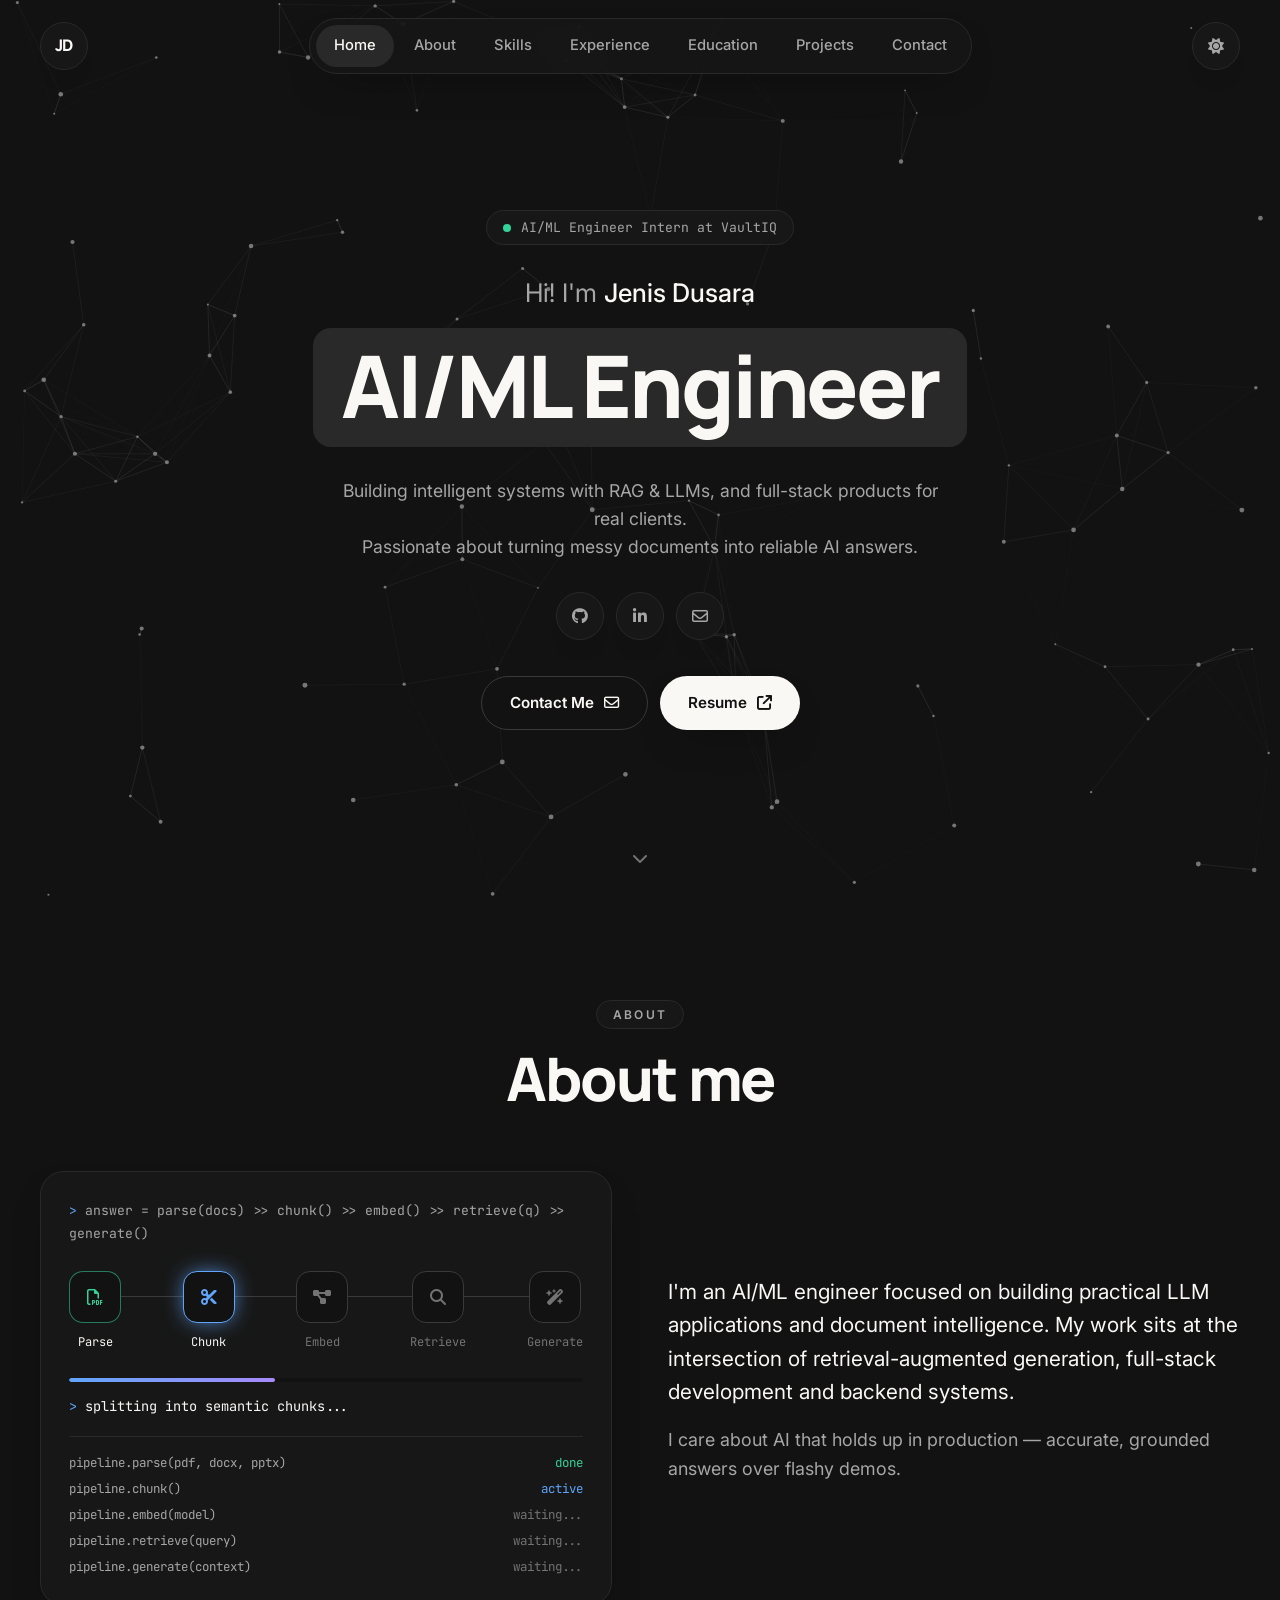
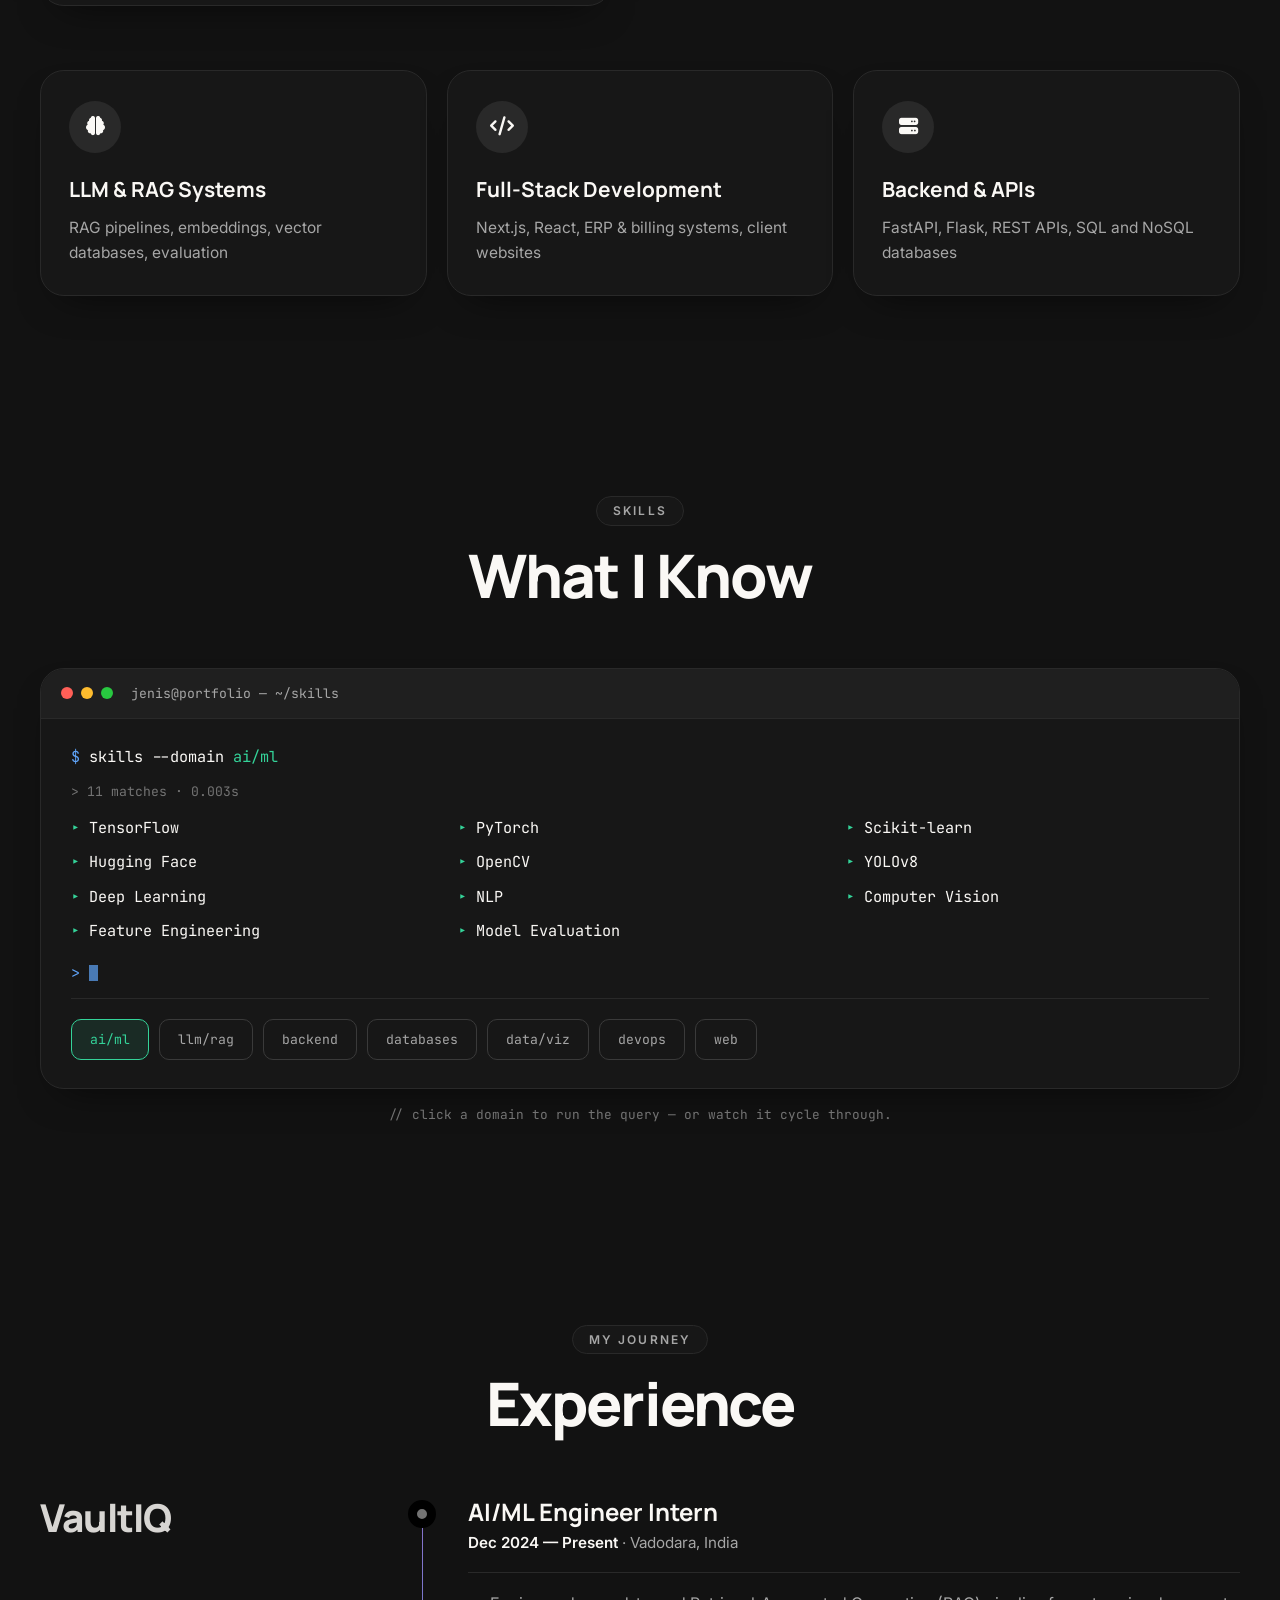
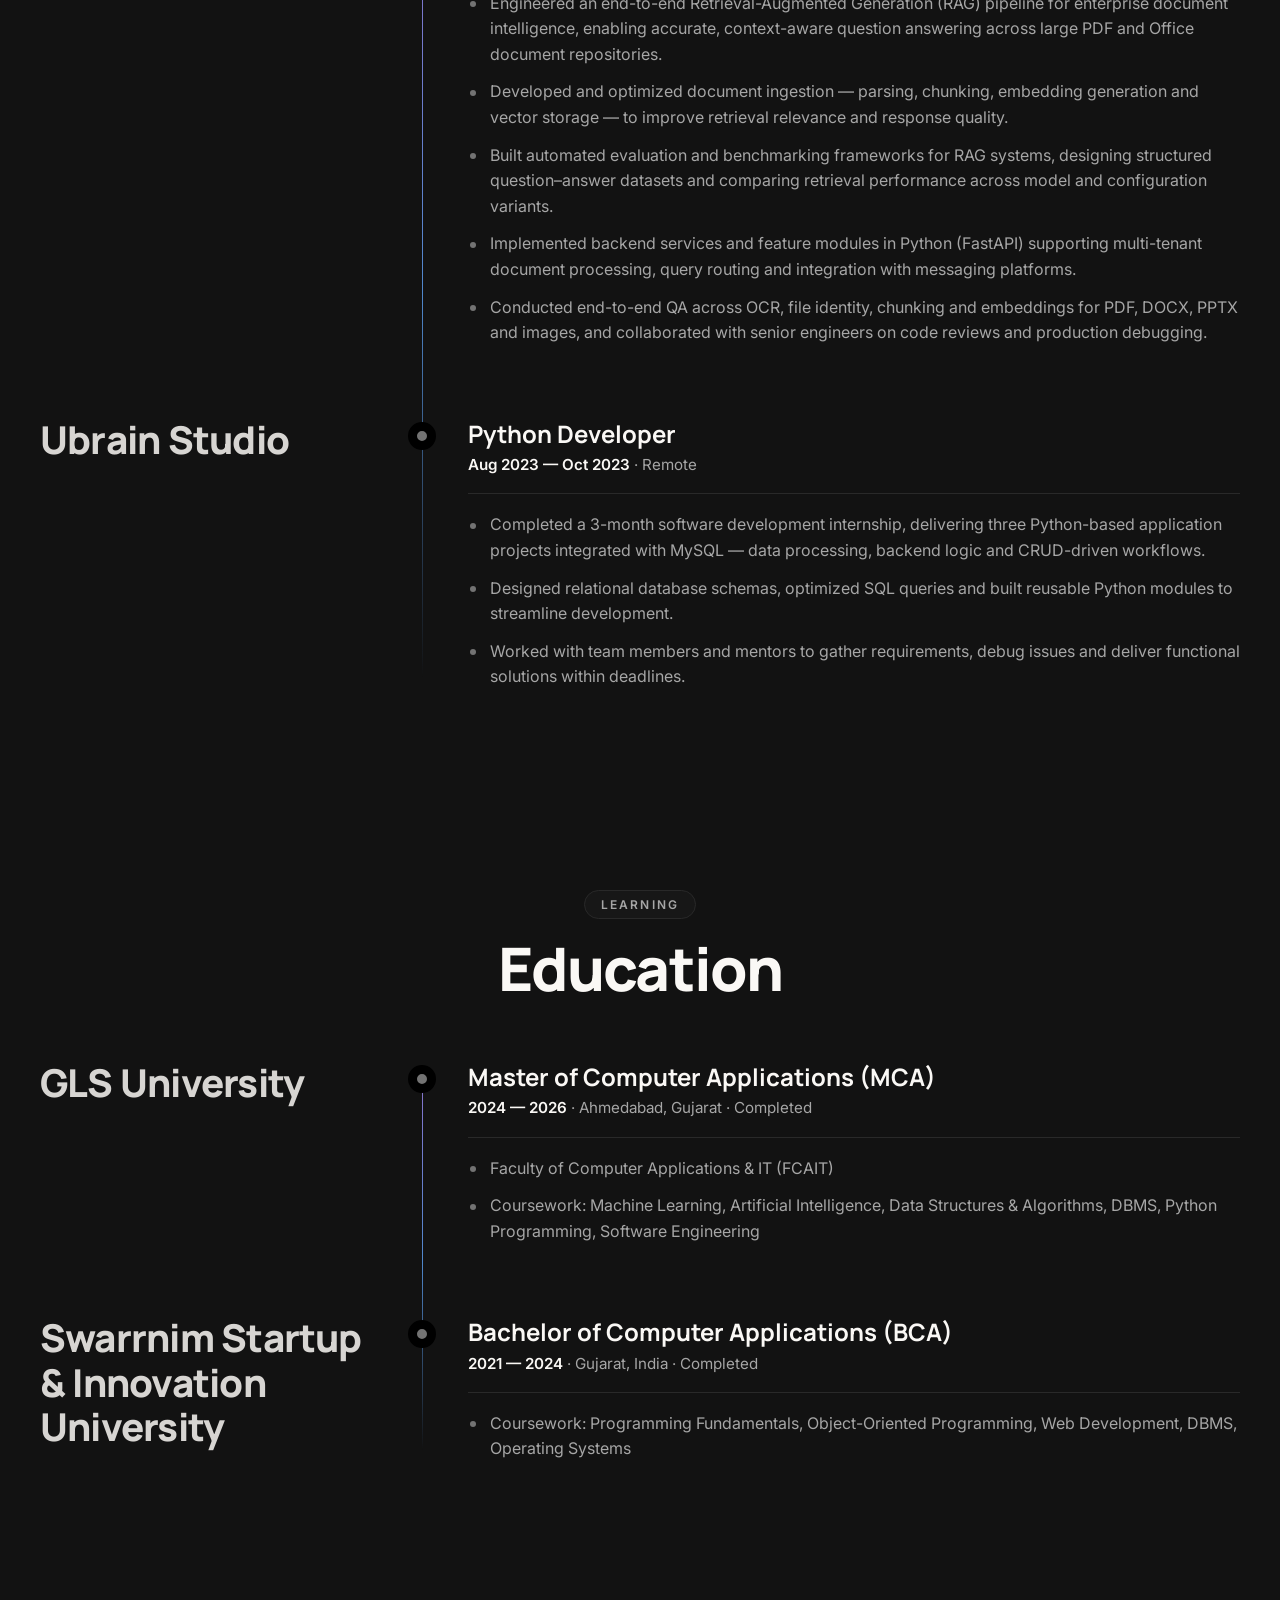
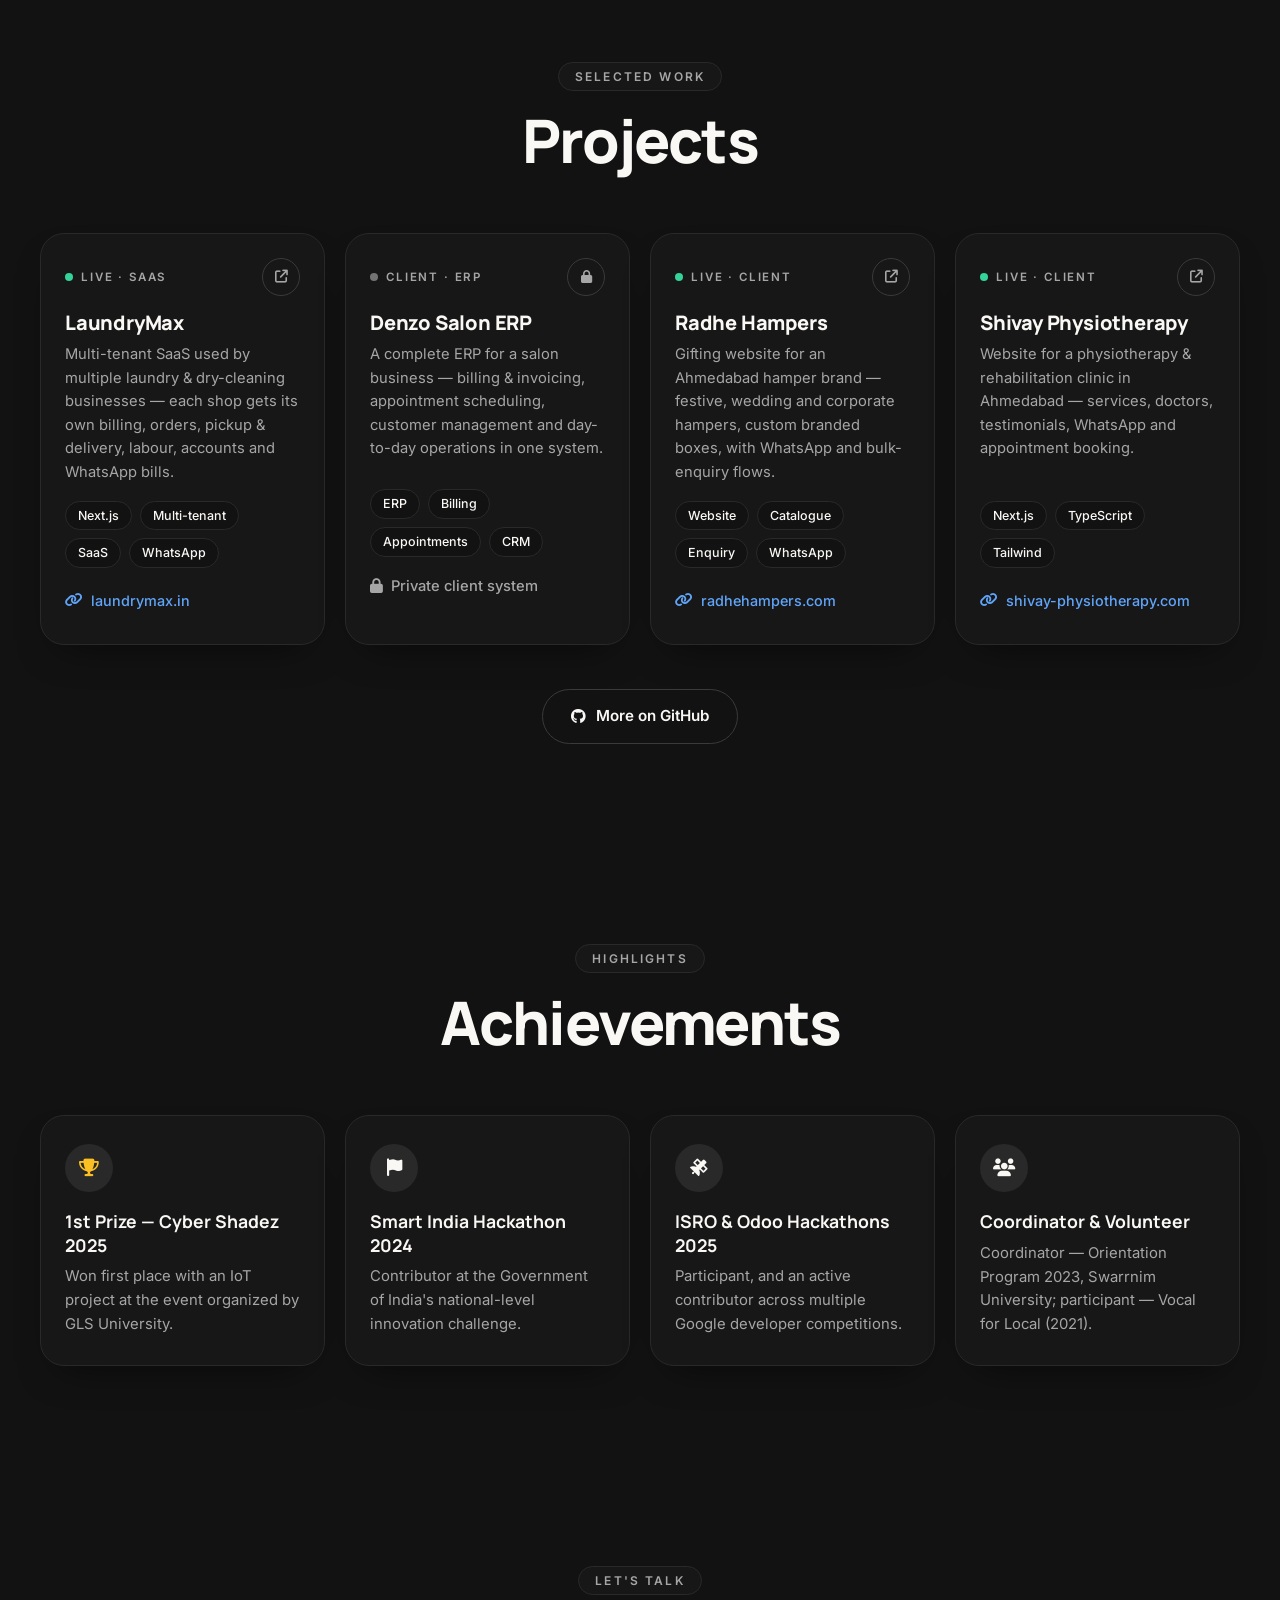
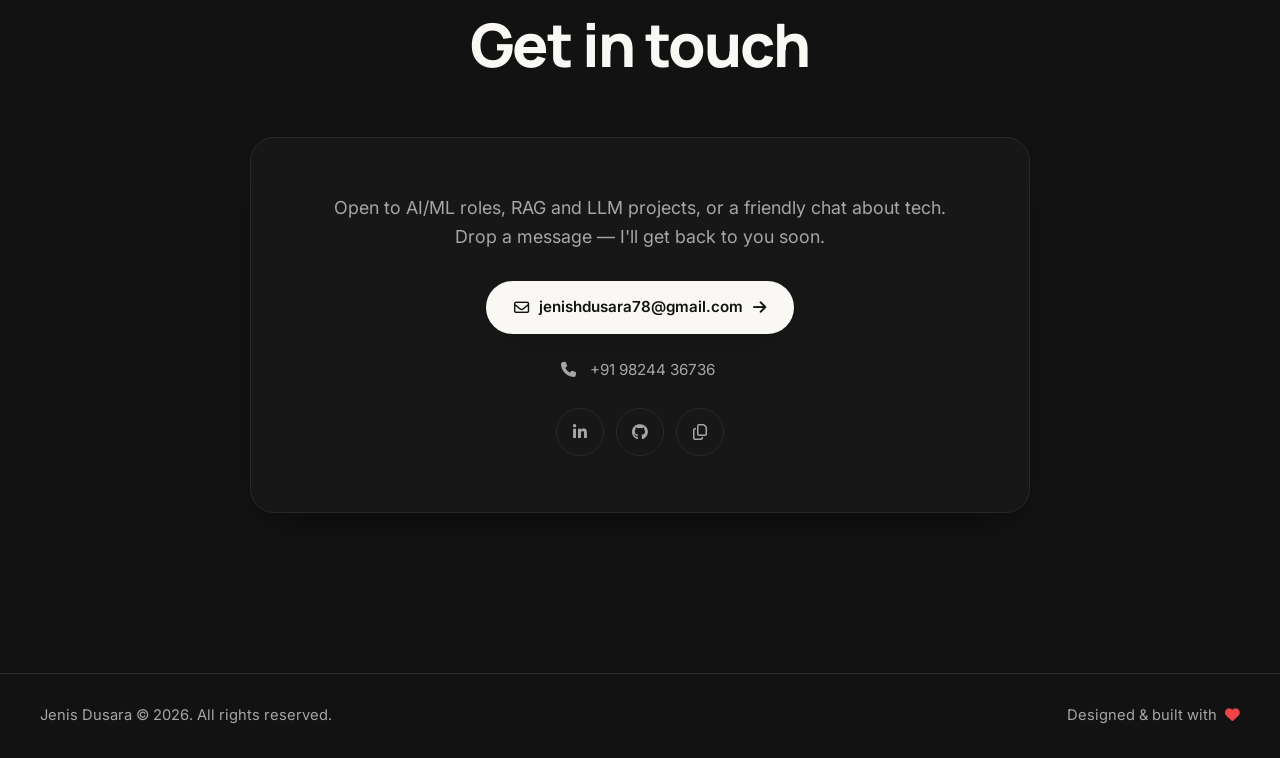
<file: index.html>
<!DOCTYPE html>
<html lang="en" data-theme="dark">
<head>
  <meta charset="UTF-8" />
  <meta name="viewport" content="width=device-width, initial-scale=1.0" />
  <title>Jenis Dusara | AI/ML Engineer</title>
  <meta name="description" content="Jenis Dusara — AI/ML Engineer building RAG pipelines, document intelligence systems and full-stack web apps." />
  <meta name="theme-color" content="#121212" />
  <link rel="icon" href="./assets/images/favicon.png" />

  <link rel="preconnect" href="https://fonts.googleapis.com" />
  <link rel="preconnect" href="https://fonts.gstatic.com" crossorigin />
  <link href="https://fonts.googleapis.com/css2?family=Inter:wght@400;500;600&family=JetBrains+Mono:wght@400;500&family=Manrope:wght@600;700;800&display=swap" rel="stylesheet" />
  <link rel="stylesheet" href="https://cdnjs.cloudflare.com/ajax/libs/font-awesome/6.5.2/css/all.min.css" />
  <link rel="stylesheet" href="./assets/css/main.css" />

  <script>
    // apply saved theme before paint to avoid a flash
    try { const t = localStorage.getItem('theme'); if (t) document.documentElement.dataset.theme = t; } catch (e) {}
  </script>
</head>
<body>
  <div class="scroll-progress" aria-hidden="true"><span></span></div>
  <canvas id="field" aria-hidden="true"></canvas>

  <!-- ============ HEADER ============ -->
  <header class="header">
    <a href="#home" class="monogram" aria-label="Jenis Dusara — home">JD</a>

    <nav class="nav" id="nav">
      <a href="#home">Home</a>
      <a href="#about">About</a>
      <a href="#skills">Skills</a>
      <a href="#experience">Experience</a>
      <a href="#education">Education</a>
      <a href="#projects">Projects</a>
      <a href="#contact">Contact</a>
    </nav>

    <div class="header-actions">
      <button class="icon-btn" id="theme-toggle" aria-label="Toggle theme">
        <i class="fa-solid fa-sun"></i>
      </button>
      <button class="icon-btn menu-btn" id="menu-toggle" aria-label="Open menu" aria-expanded="false">
        <i class="fa-solid fa-bars"></i>
      </button>
    </div>
  </header>

  <main>
    <!-- ============ HERO ============ -->
    <section class="hero" id="home">
      <div class="container hero-inner">
        <p class="status"><span class="dot"></span>AI/ML Engineer Intern at VaultIQ</p>
        <p class="hello">Hi! I'm <strong>Jenis Dusara</strong></p>
        <h1 class="role-box"><span id="role">AI/ML Engineer</span></h1>
        <p class="hero-desc">
          Building intelligent systems with RAG &amp; LLMs, and full-stack products for real clients.<br />
          Passionate about turning messy documents into reliable AI answers.
        </p>

        <div class="socials">
          <a href="https://github.com/JenisDusara" target="_blank" rel="noopener" class="icon-btn" aria-label="GitHub"><i class="fa-brands fa-github"></i></a>
          <a href="https://www.linkedin.com/in/jenis-dusara-44b559224/" target="_blank" rel="noopener" class="icon-btn" aria-label="LinkedIn"><i class="fa-brands fa-linkedin-in"></i></a>
          <a href="mailto:jenishdusara78@gmail.com" class="icon-btn" aria-label="Email"><i class="fa-regular fa-envelope"></i></a>
        </div>

        <div class="hero-cta">
          <a href="#contact" class="btn btn-ghost">Contact Me <i class="fa-regular fa-envelope"></i></a>
          <a href="https://drive.google.com/file/d/1UxjDCiHsC-GdXXGcLtEizP6OxZqHUeJn/view?usp=sharing" target="_blank" rel="noopener" class="btn btn-primary">Resume <i class="fa-solid fa-arrow-up-right-from-square"></i></a>
        </div>
      </div>
      <a href="#about" class="scroll-cue" aria-label="Scroll to about"><i class="fa-solid fa-chevron-down"></i></a>
    </section>

    <!-- ============ ABOUT ============ -->
    <section class="section" id="about">
      <div class="container">
        <div class="section-head reveal">
          <span class="pill">About</span>
          <h2>About me</h2>
        </div>

        <div class="about-grid">
          <div class="about-visual reveal">
            <div class="card pipeline" id="pipeline">
              <p class="mono code-line"><span class="accent">&gt;</span> answer = parse(docs) &gt;&gt; chunk() &gt;&gt; embed() &gt;&gt; retrieve(q) &gt;&gt; generate()</p>
              <div class="stages">
                <div class="stage"><div class="node"><i class="fa-regular fa-file-pdf"></i></div><span>Parse</span></div>
                <div class="stage"><div class="node"><i class="fa-solid fa-scissors"></i></div><span>Chunk</span></div>
                <div class="stage"><div class="node"><i class="fa-solid fa-diagram-project"></i></div><span>Embed</span></div>
                <div class="stage"><div class="node"><i class="fa-solid fa-magnifying-glass"></i></div><span>Retrieve</span></div>
                <div class="stage"><div class="node"><i class="fa-solid fa-wand-magic-sparkles"></i></div><span>Generate</span></div>
              </div>
              <div class="bar"><span id="pipe-bar"></span></div>
              <p class="mono log" id="pipe-log"><span class="accent">&gt;</span> parsing documents...</p>
              <div class="pipeline-status mono" id="pipe-status">
                <div><span>pipeline.parse(pdf, docx, pptx)</span><em>active</em></div>
                <div><span>pipeline.chunk()</span><em>waiting...</em></div>
                <div><span>pipeline.embed(model)</span><em>waiting...</em></div>
                <div><span>pipeline.retrieve(query)</span><em>waiting...</em></div>
                <div><span>pipeline.generate(context)</span><em>waiting...</em></div>
              </div>
            </div>
          </div>

          <div class="about-text reveal">
            <p class="lead">
              I'm an AI/ML engineer focused on building practical LLM applications and document
              intelligence. My work sits at the intersection of retrieval-augmented generation,
              full-stack development and backend systems.
            </p>
            <p>
              I care about AI that holds up in production — accurate, grounded answers over flashy demos.
            </p>
          </div>
        </div>

        <div class="services">
          <div class="service card reveal">
            <i class="fa-solid fa-brain"></i>
            <h3>LLM &amp; RAG Systems</h3>
            <p>RAG pipelines, embeddings, vector databases, evaluation</p>
          </div>
          <div class="service card reveal">
            <i class="fa-solid fa-code"></i>
            <h3>Full-Stack Development</h3>
            <p>Next.js, React, ERP &amp; billing systems, client websites</p>
          </div>
          <div class="service card reveal">
            <i class="fa-solid fa-server"></i>
            <h3>Backend &amp; APIs</h3>
            <p>FastAPI, Flask, REST APIs, SQL and NoSQL databases</p>
          </div>
        </div>
      </div>
    </section>

    <!-- ============ SKILLS ============ -->
    <section class="section" id="skills">
      <div class="container">
        <div class="section-head reveal">
          <span class="pill">Skills</span>
          <h2>What I Know</h2>
        </div>

        <div class="terminal card reveal">
          <div class="terminal-bar">
            <span class="tdot r"></span><span class="tdot y"></span><span class="tdot g"></span>
            <span class="mono">jenis@portfolio — ~/skills</span>
          </div>
          <div class="terminal-body mono">
            <p class="cmd"><span class="accent">$</span> skills --domain <span class="domain" id="term-domain">ai/ml</span></p>
            <p class="meta" id="term-meta">&gt; 0 matches</p>
            <ul class="term-list" id="term-list"></ul>
            <p class="cmd"><span class="accent">&gt;</span> <span class="term-cursor"></span></p>
            <div class="term-tabs" id="term-tabs" role="tablist"></div>
          </div>
        </div>
        <p class="hint center">// click a domain to run the query — or watch it cycle through.</p>
      </div>
    </section>

    <!-- ============ EXPERIENCE ============ -->
    <section class="section" id="experience">
      <div class="container">
        <div class="section-head reveal">
          <span class="pill">My Journey</span>
          <h2>Experience</h2>
        </div>

        <div class="timeline">
          <article class="tl-item reveal">
            <div class="tl-left"><h3>VaultIQ</h3></div>
            <div class="tl-dot"></div>
            <div class="tl-body">
              <h4>AI/ML Engineer Intern</h4>
              <p class="tl-meta"><strong>Dec 2024 — Present</strong> · Vadodara, India</p>
              <ul>
                <li>Engineered an end-to-end Retrieval-Augmented Generation (RAG) pipeline for enterprise document intelligence, enabling accurate, context-aware question answering across large PDF and Office document repositories.</li>
                <li>Developed and optimized document ingestion — parsing, chunking, embedding generation and vector storage — to improve retrieval relevance and response quality.</li>
                <li>Built automated evaluation and benchmarking frameworks for RAG systems, designing structured question–answer datasets and comparing retrieval performance across model and configuration variants.</li>
                <li>Implemented backend services and feature modules in Python (FastAPI) supporting multi-tenant document processing, query routing and integration with messaging platforms.</li>
                <li>Conducted end-to-end QA across OCR, file identity, chunking and embeddings for PDF, DOCX, PPTX and images, and collaborated with senior engineers on code reviews and production debugging.</li>
              </ul>
            </div>
          </article>

          <article class="tl-item reveal">
            <div class="tl-left"><h3>Ubrain Studio</h3></div>
            <div class="tl-dot"></div>
            <div class="tl-body">
              <h4>Python Developer</h4>
              <p class="tl-meta"><strong>Aug 2023 — Oct 2023</strong> · Remote</p>
              <ul>
                <li>Completed a 3-month software development internship, delivering three Python-based application projects integrated with MySQL — data processing, backend logic and CRUD-driven workflows.</li>
                <li>Designed relational database schemas, optimized SQL queries and built reusable Python modules to streamline development.</li>
                <li>Worked with team members and mentors to gather requirements, debug issues and deliver functional solutions within deadlines.</li>
              </ul>
            </div>
          </article>
        </div>
      </div>
    </section>

    <!-- ============ EDUCATION ============ -->
    <section class="section" id="education">
      <div class="container">
        <div class="section-head reveal">
          <span class="pill">Learning</span>
          <h2>Education</h2>
        </div>

        <div class="timeline">
          <article class="tl-item reveal">
            <div class="tl-left"><h3>GLS University</h3></div>
            <div class="tl-dot"></div>
            <div class="tl-body">
              <h4>Master of Computer Applications (MCA)</h4>
              <p class="tl-meta"><strong>2024 — 2026</strong> · Ahmedabad, Gujarat · Completed</p>
              <ul>
                <li>Faculty of Computer Applications &amp; IT (FCAIT)</li>
                <li>Coursework: Machine Learning, Artificial Intelligence, Data Structures &amp; Algorithms, DBMS, Python Programming, Software Engineering</li>
              </ul>
            </div>
          </article>

          <article class="tl-item reveal">
            <div class="tl-left"><h3>Swarrnim Startup &amp; Innovation University</h3></div>
            <div class="tl-dot"></div>
            <div class="tl-body">
              <h4>Bachelor of Computer Applications (BCA)</h4>
              <p class="tl-meta"><strong>2021 — 2024</strong> · Gujarat, India · Completed</p>
              <ul>
                <li>Coursework: Programming Fundamentals, Object-Oriented Programming, Web Development, DBMS, Operating Systems</li>
              </ul>
            </div>
          </article>
        </div>
      </div>
    </section>

    <!-- ============ PROJECTS ============ -->
    <section class="section" id="projects">
      <div class="container">
        <div class="section-head reveal">
          <span class="pill">Selected Work</span>
          <h2>Projects</h2>
        </div>

        <div class="projects">
          <article class="project mini card reveal">
            <div class="mini-top">
              <p class="project-kind"><span class="live-dot"></span>Live · SaaS</p>
              <a href="https://laundrymax.in/" target="_blank" rel="noopener" class="mini-arrow" aria-label="Visit LaundryMax"><i class="fa-solid fa-arrow-up-right-from-square"></i></a>
            </div>
            <h3>LaundryMax</h3>
            <p>Multi-tenant SaaS used by multiple laundry &amp; dry-cleaning businesses — each shop gets its own billing, orders, pickup &amp; delivery, labour, accounts and WhatsApp bills.</p>
            <div class="tags"><span>Next.js</span><span>Multi-tenant</span><span>SaaS</span><span>WhatsApp</span></div>
            <a class="project-url" href="https://laundrymax.in/" target="_blank" rel="noopener"><i class="fa-solid fa-link"></i> laundrymax.in</a>
          </article>
          <article class="project mini card reveal">
            <div class="mini-top">
              <p class="project-kind"><span class="live-dot private"></span>Client · ERP</p>
              <span class="mini-arrow" aria-hidden="true"><i class="fa-solid fa-lock"></i></span>
            </div>
            <h3>Denzo Salon ERP</h3>
            <p>A complete ERP for a salon business — billing &amp; invoicing, appointment scheduling, customer management and day-to-day operations in one system.</p>
            <div class="tags"><span>ERP</span><span>Billing</span><span>Appointments</span><span>CRM</span></div>
            <p class="project-note"><i class="fa-solid fa-lock"></i> Private client system</p>
          </article>
          <article class="project mini card reveal">
            <div class="mini-top">
              <p class="project-kind"><span class="live-dot"></span>Live · Client</p>
              <a href="https://www.radhehampers.com/" target="_blank" rel="noopener" class="mini-arrow" aria-label="Visit Radhe Hampers"><i class="fa-solid fa-arrow-up-right-from-square"></i></a>
            </div>
            <h3>Radhe Hampers</h3>
            <p>Gifting website for an Ahmedabad hamper brand — festive, wedding and corporate hampers, custom branded boxes, with WhatsApp and bulk-enquiry flows.</p>
            <div class="tags"><span>Website</span><span>Catalogue</span><span>Enquiry</span><span>WhatsApp</span></div>
            <a class="project-url" href="https://www.radhehampers.com/" target="_blank" rel="noopener"><i class="fa-solid fa-link"></i> radhehampers.com</a>
          </article>
          <article class="project mini card reveal">
            <div class="mini-top">
              <p class="project-kind"><span class="live-dot"></span>Live · Client</p>
              <a href="https://www.shivay-physiotherapy.com/" target="_blank" rel="noopener" class="mini-arrow" aria-label="Visit Shivay Physiotherapy"><i class="fa-solid fa-arrow-up-right-from-square"></i></a>
            </div>
            <h3>Shivay Physiotherapy</h3>
            <p>Website for a physiotherapy &amp; rehabilitation clinic in Ahmedabad — services, doctors, testimonials, WhatsApp and appointment booking.</p>
            <div class="tags"><span>Next.js</span><span>TypeScript</span><span>Tailwind</span></div>
            <a class="project-url" href="https://www.shivay-physiotherapy.com/" target="_blank" rel="noopener"><i class="fa-solid fa-link"></i> shivay-physiotherapy.com</a>
          </article>
        </div>

        <div class="center more">
          <a href="https://github.com/JenisDusara?tab=repositories" target="_blank" rel="noopener" class="btn btn-ghost"><i class="fa-brands fa-github"></i> More on GitHub</a>
        </div>
      </div>
    </section>

    <!-- ============ ACHIEVEMENTS ============ -->
    <section class="section" id="achievements">
      <div class="container">
        <div class="section-head reveal">
          <span class="pill">Highlights</span>
          <h2>Achievements</h2>
        </div>

        <div class="ach-grid">
          <div class="ach card reveal highlight">
            <i class="fa-solid fa-trophy"></i>
            <h3>1st Prize — Cyber Shadez 2025</h3>
            <p>Won first place with an IoT project at the event organized by GLS University.</p>
          </div>
          <div class="ach card reveal">
            <i class="fa-solid fa-flag"></i>
            <h3>Smart India Hackathon 2024</h3>
            <p>Contributor at the Government of India's national-level innovation challenge.</p>
          </div>
          <div class="ach card reveal">
            <i class="fa-solid fa-satellite"></i>
            <h3>ISRO &amp; Odoo Hackathons 2025</h3>
            <p>Participant, and an active contributor across multiple Google developer competitions.</p>
          </div>
          <div class="ach card reveal">
            <i class="fa-solid fa-users"></i>
            <h3>Coordinator &amp; Volunteer</h3>
            <p>Coordinator — Orientation Program 2023, Swarrnim University; participant — Vocal for Local (2021).</p>
          </div>
        </div>
      </div>
    </section>

    <!-- ============ CONTACT ============ -->
    <section class="section" id="contact">
      <div class="container">
        <div class="section-head reveal">
          <span class="pill">Let's Talk</span>
          <h2>Get in touch</h2>
        </div>

        <div class="contact card reveal">
          <p>Open to AI/ML roles, RAG and LLM projects, or a friendly chat about tech. Drop a message — I'll get back to you soon.</p>
          <a href="mailto:jenishdusara78@gmail.com" class="btn btn-primary"><i class="fa-regular fa-envelope"></i> jenishdusara78@gmail.com <i class="fa-solid fa-arrow-right"></i></a>
          <p class="phone"><i class="fa-solid fa-phone"></i> <a href="tel:+919824436736">+91 98244 36736</a></p>
          <div class="socials">
            <a href="https://www.linkedin.com/in/jenis-dusara-44b559224/" target="_blank" rel="noopener" class="icon-btn" aria-label="LinkedIn"><i class="fa-brands fa-linkedin-in"></i></a>
            <a href="https://github.com/JenisDusara" target="_blank" rel="noopener" class="icon-btn" aria-label="GitHub"><i class="fa-brands fa-github"></i></a>
            <button type="button" class="icon-btn" id="copy-email" aria-label="Copy email address" title="Copy email"><i class="fa-regular fa-copy"></i></button>
          </div>
        </div>
      </div>
    </section>
  </main>

  <footer class="footer">
    <div class="container footer-inner">
      <p>Jenis Dusara © <span id="year"></span>. All rights reserved.</p>
      <p>Designed &amp; built with <i class="fa-solid fa-heart heart"></i></p>
    </div>
  </footer>

  <button class="to-top icon-btn" id="to-top" aria-label="Back to top"><i class="fa-solid fa-arrow-up"></i></button>
  <div class="toast" id="toast" role="status" aria-live="polite"></div>

  <script src="./assets/js/main.js"></script>
</body>
</html>
</file>
<file: assets/css/main.css>
/* ================= Tokens ================= */
:root {
  --bg: #121212;
  --surface: #171717;
  --surface-2: #1f1f1f;
  --box: #292929;
  --border: #292929;
  --border-strong: #3a3a3a;
  --text: #faf8f5;
  --muted: #a6a6a6;
  --faint: #737373;
  --accent: #60a5fa;
  --accent-2: #a78bfa;
  --ok: #34d399;
  --grad: linear-gradient(100deg, #60a5fa, #a78bfa);
  --btn-bg: #faf8f5;
  --btn-text: #121212;
  --shadow: 0 18px 40px -22px rgba(0, 0, 0, 0.7);
  --field-dot: 170, 170, 170;
  --cursor: #8c8c8c;
  --radius: 24px;
  --font: "Inter", system-ui, sans-serif;
  --font-head: "Manrope", "Inter", system-ui, sans-serif;
  --font-mono: "JetBrains Mono", ui-monospace, monospace;
  color-scheme: dark;
}

:root[data-theme="light"] {
  --bg: #faf8f5;
  --surface: #ffffff;
  --surface-2: #f3f0eb;
  --box: #ebe7e0;
  --border: #e6e2db;
  --border-strong: #d4cfc6;
  --text: #121212;
  --muted: #595959;
  --faint: #8a8a8a;
  --accent: #2563eb;
  --accent-2: #7c3aed;
  --ok: #059669;
  --grad: linear-gradient(100deg, #2563eb, #7c3aed);
  --btn-bg: #121212;
  --btn-text: #faf8f5;
  --shadow: 0 18px 40px -24px rgba(0, 0, 0, 0.18);
  --field-dot: 90, 90, 90;
  --cursor: #737373;
  color-scheme: light;
}

/* ================= Base ================= */
*, *::before, *::after { box-sizing: border-box; margin: 0; padding: 0; }

html { scroll-behavior: smooth; scroll-padding-top: 90px; }

body {
  font-family: var(--font);
  background: var(--bg);
  color: var(--text);
  line-height: 1.6;
  -webkit-font-smoothing: antialiased;
  overflow-x: hidden;
  transition: background 0.3s ease, color 0.3s ease;
}

img { max-width: 100%; display: block; }
a { color: inherit; text-decoration: none; }
button { font: inherit; color: inherit; background: none; border: 0; cursor: pointer; }
ul { list-style: none; }
strong { color: var(--text); font-weight: 600; }

.container { width: min(1200px, 100% - 32px); margin-inline: auto; }
.mono { font-family: var(--font-mono); }
.accent { color: var(--accent); }
.center { text-align: center; }

::selection { background: var(--text); color: var(--bg); }
:focus-visible { outline: 2px solid var(--accent); outline-offset: 3px; border-radius: 8px; }

/* background interactive field */
#field {
  position: fixed;
  inset: 0;
  width: 100%;
  height: 100%;
  z-index: -1;
  pointer-events: none;
}

/* scroll progress (left edge) */
.scroll-progress { position: fixed; left: 0; top: 0; width: 3px; height: 100vh; z-index: 60; }
.scroll-progress span {
  display: block;
  width: 100%;
  height: 100%;
  background: var(--grad);
  transform-origin: top;
  transform: scaleY(0);
}

/* ================= Target cursor ================= */
.has-cursor, .has-cursor * { cursor: none !important; }
.cursor {
  position: fixed;
  left: 0; top: 0;
  width: 38px; height: 38px;
  z-index: 9999;
  pointer-events: none;
  will-change: transform, width, height;
  opacity: 0;
  transition: opacity 0.2s;
}
.cursor.ready { opacity: 1; }
.cursor-idle, .cursor-target { position: absolute; inset: 0; transition: opacity 0.15s; }
.cursor-idle svg { position: absolute; inset: 0; width: 100%; height: 100%; }
.cursor-idle .spin { animation: spin 1.4s linear infinite; }
@keyframes spin { to { transform: rotate(360deg); } }
.cursor-target { opacity: 0; }
.cursor-target span { position: absolute; width: 10px; height: 10px; border: 0 solid var(--cursor); }
.cursor-target span:nth-child(1) { left: 0; top: 0; border-left-width: 2px; border-top-width: 2px; }
.cursor-target span:nth-child(2) { right: 0; top: 0; border-right-width: 2px; border-top-width: 2px; }
.cursor-target span:nth-child(3) { left: 0; bottom: 0; border-left-width: 2px; border-bottom-width: 2px; }
.cursor-target span:nth-child(4) { right: 0; bottom: 0; border-right-width: 2px; border-bottom-width: 2px; }
.cursor.locked .cursor-idle { opacity: 0; }
.cursor.locked .cursor-target { opacity: 1; }
.cursor.pressed .cursor-target span { border-color: var(--text); }

/* ================= Header ================= */
.header {
  position: fixed;
  top: 18px;
  left: 50%;
  transform: translateX(-50%);
  width: min(1200px, 100% - 32px);
  z-index: 50;
  display: flex;
  align-items: center;
  justify-content: space-between;
  gap: 16px;
}

.monogram {
  width: 48px; height: 48px;
  display: grid; place-items: center;
  border-radius: 50%;
  font-family: var(--font-head);
  font-weight: 800;
  font-size: 1rem;
  letter-spacing: -0.02em;
  background: var(--surface);
  border: 1px solid var(--border);
  box-shadow: var(--shadow);
}

.nav {
  display: flex;
  gap: 2px;
  padding: 6px;
  border-radius: 999px;
  background: color-mix(in srgb, var(--surface) 85%, transparent);
  border: 1px solid var(--border);
  backdrop-filter: blur(14px);
  box-shadow: var(--shadow);
}
.nav a {
  padding: 9px 18px;
  border-radius: 999px;
  font-size: 0.92rem;
  font-weight: 500;
  color: var(--muted);
  transition: color 0.2s, background 0.2s;
}
.nav a:hover { color: var(--text); }
.nav a.active { color: var(--text); background: var(--box); }

.header-actions { display: flex; gap: 8px; }

.icon-btn {
  width: 48px; height: 48px;
  display: grid; place-items: center;
  border-radius: 50%;
  background: var(--surface);
  border: 1px solid var(--border);
  box-shadow: var(--shadow);
  color: var(--muted);
  transition: color 0.2s, border-color 0.2s, transform 0.2s;
}
.icon-btn:hover { color: var(--text); border-color: var(--border-strong); transform: translateY(-2px); }
.menu-btn { display: none; }

/* ================= Buttons & shared ================= */
.btn {
  display: inline-flex;
  align-items: center;
  gap: 10px;
  padding: 14px 28px;
  border-radius: 999px;
  font-weight: 600;
  font-size: 0.95rem;
  transition: transform 0.2s, box-shadow 0.2s, border-color 0.2s;
}
.btn:hover { transform: translateY(-2px); }
.btn-primary { background: var(--btn-bg); color: var(--btn-text); box-shadow: var(--shadow); }
.btn-ghost { background: var(--bg); border: 1px solid var(--border-strong); }
.btn-ghost:hover { border-color: var(--muted); }

.card {
  background: var(--surface);
  border: 1px solid var(--border);
  border-radius: var(--radius);
  box-shadow: var(--shadow);
}

.pill {
  display: inline-block;
  font-size: 0.75rem;
  font-weight: 600;
  letter-spacing: 0.18em;
  text-transform: uppercase;
  color: var(--muted);
  padding: 4px 16px;
  border-radius: 999px;
  border: 1px solid var(--border);
  background: var(--surface);
}

.tags { display: flex; flex-wrap: wrap; gap: 8px; }
.tags span {
  font-size: 0.85rem;
  font-weight: 500;
  padding: 5px 14px;
  border-radius: 999px;
  border: 1px solid var(--border);
  background: var(--bg);
}

.hint { font-family: var(--font-mono); font-size: 0.8rem; color: var(--faint); }

/* ================= Hero ================= */
.hero {
  min-height: 100vh;
  display: flex;
  align-items: center;
  padding: 120px 0 80px;
  position: relative;
}
.hero-inner { display: flex; flex-direction: column; align-items: center; text-align: center; }

.status {
  display: inline-flex;
  align-items: center;
  gap: 10px;
  font-family: var(--font-mono);
  font-size: 0.82rem;
  color: var(--muted);
  padding: 6px 16px;
  border-radius: 999px;
  border: 1px solid var(--border);
  background: var(--surface);
  margin-bottom: 28px;
}
.dot {
  width: 8px; height: 8px;
  border-radius: 50%;
  background: var(--ok);
  animation: pulse 2s infinite;
}
@keyframes pulse {
  0% { box-shadow: 0 0 0 0 color-mix(in srgb, var(--ok) 60%, transparent); }
  70% { box-shadow: 0 0 0 9px transparent; }
  100% { box-shadow: 0 0 0 0 transparent; }
}

.hello { font-size: clamp(1.25rem, 2.2vw, 1.6rem); color: var(--muted); margin-bottom: 14px; }
.hello strong { font-weight: 500; }

.role-box {
  font-family: var(--font-head);
  font-size: clamp(2.6rem, 8vw, 5.4rem);
  font-weight: 800;
  line-height: 1.1;
  letter-spacing: -0.035em;
  background: var(--box);
  border-radius: 18px;
  padding: 10px 28px 14px;
  margin-bottom: 30px;
}
#role { display: inline-block; transition: opacity 0.35s ease, transform 0.35s ease, filter 0.35s ease; }
#role.out { opacity: 0; transform: translateY(14px); filter: blur(6px); }

.hero-desc { color: var(--muted); font-size: 1.1rem; max-width: 620px; margin-bottom: 30px; }

.socials { display: flex; justify-content: center; gap: 12px; margin-bottom: 36px; }
.hero-cta { display: flex; flex-wrap: wrap; justify-content: center; gap: 12px; }

.scroll-cue {
  position: absolute;
  bottom: 28px; left: 50%;
  transform: translateX(-50%);
  color: var(--faint);
  animation: bob 2s ease-in-out infinite;
}
@keyframes bob { 50% { transform: translate(-50%, 8px); } }

/* ================= Sections ================= */
.section { padding: 100px 0; }
.section-head { text-align: center; margin-bottom: 60px; }
.section-head h2 {
  font-family: var(--font-head);
  font-size: clamp(2.4rem, 5.5vw, 3.75rem);
  font-weight: 800;
  letter-spacing: -0.03em;
  line-height: 1.1;
  margin-top: 16px;
}

/* reveal on scroll */
.reveal { opacity: 0; transform: translateY(28px); transition: opacity 0.7s ease, transform 0.7s ease; }
.reveal.visible { opacity: 1; transform: none; }

/* ================= About ================= */
.about-grid { display: grid; grid-template-columns: 1fr 1fr; gap: 56px; align-items: center; }
.about-text > p { color: var(--muted); font-size: 1.12rem; margin-bottom: 18px; }
.about-text > p.lead { color: var(--text); font-size: 1.3rem; line-height: 1.6; }

/* pipeline card */
.pipeline { padding: 28px; }
.code-line { font-size: 0.82rem; color: var(--muted); margin-bottom: 26px; line-height: 1.7; }
.stages { display: flex; justify-content: space-between; position: relative; }
.stages::before {
  content: "";
  position: absolute;
  top: 25px; left: 26px; right: 26px;
  height: 1px;
  background: var(--border-strong);
}
.stage { display: grid; justify-items: center; gap: 10px; position: relative; z-index: 1; }
.stage span { font-family: var(--font-mono); font-size: 0.75rem; color: var(--faint); transition: color 0.3s; }
.node {
  width: 52px; height: 52px;
  border-radius: 14px;
  display: grid; place-items: center;
  background: var(--bg);
  border: 1px solid var(--border-strong);
  color: var(--faint);
  transition: all 0.35s ease;
}
.stage.active .node {
  color: var(--accent);
  border-color: var(--accent);
  box-shadow: 0 0 22px -4px var(--accent);
}
.stage.done .node { color: var(--ok); border-color: color-mix(in srgb, var(--ok) 55%, transparent); }
.stage.active span, .stage.done span { color: var(--text); }

.bar { height: 4px; border-radius: 4px; background: var(--bg); margin: 26px 0 14px; overflow: hidden; }
.bar span { display: block; height: 100%; width: 0; background: var(--grad); border-radius: 4px; transition: width 0.5s ease; }
.log { font-size: 0.85rem; margin-bottom: 18px; }

.pipeline-status {
  padding-top: 16px;
  border-top: 1px solid var(--border);
  font-size: 0.78rem;
  display: grid;
  gap: 6px;
}
.pipeline-status div { display: flex; justify-content: space-between; gap: 12px; color: var(--muted); }
.pipeline-status em { font-style: normal; color: var(--faint); }
.pipeline-status em.active { color: var(--accent); }
.pipeline-status em.done { color: var(--ok); }

.stats { display: grid; grid-template-columns: repeat(3, 1fr); gap: 14px; margin-top: 28px; }
.stat { padding: 18px; border-radius: 18px; background: var(--surface); border: 1px solid var(--border); }
.stat strong { display: block; font-family: var(--font-head); font-size: 1.9rem; font-weight: 800; line-height: 1.2; }
.stat span { font-size: 0.85rem; color: var(--muted); }

.services { display: grid; grid-template-columns: repeat(3, 1fr); gap: 20px; margin-top: 64px; }
.service { padding: 30px 28px; transition: transform 0.3s, border-color 0.3s; }
.service:hover { transform: translateY(-6px); border-color: var(--border-strong); }
.service > i {
  width: 52px; height: 52px;
  display: grid; place-items: center;
  border-radius: 50%;
  font-size: 1.2rem;
  background: var(--box);
  margin-bottom: 20px;
}
.service h3 { font-family: var(--font-head); font-size: 1.3rem; font-weight: 700; margin-bottom: 10px; }
.service p { color: var(--muted); font-size: 0.97rem; }

/* ================= Skills ================= */
/* terminal */
.terminal { overflow: hidden; }
.terminal-bar {
  display: flex;
  align-items: center;
  gap: 8px;
  padding: 14px 20px;
  border-bottom: 1px solid var(--border);
  background: var(--surface-2);
}
.terminal-bar .mono { font-size: 0.82rem; color: var(--muted); margin-left: 10px; }
.tdot { width: 12px; height: 12px; border-radius: 50%; }
.tdot.r { background: #ff5f57; } .tdot.y { background: #febc2e; } .tdot.g { background: #28c840; }

.terminal-body { padding: 26px 30px 28px; font-size: 0.95rem; }
.cmd { margin-bottom: 12px; }
.domain { color: var(--ok); }
.meta { color: var(--faint); font-size: 0.82rem; margin-bottom: 14px; }
.term-list {
  display: grid;
  grid-template-columns: repeat(3, 1fr);
  gap: 10px 24px;
  margin-bottom: 18px;
  min-height: 108px;
  align-content: start;
}
.term-list li { opacity: 0; transform: translateX(-6px); animation: termIn 0.3s forwards; }
.term-list li::before { content: "▸ "; color: var(--ok); }
@keyframes termIn { to { opacity: 1; transform: none; } }
.term-cursor {
  display: inline-block;
  width: 9px; height: 1.1em;
  background: var(--accent);
  opacity: 0.7;
  vertical-align: -0.2em;
  animation: blink 1s steps(1) infinite;
}
@keyframes blink { 50% { opacity: 0; } }
.term-tabs {
  display: flex;
  flex-wrap: wrap;
  gap: 10px;
  padding-top: 20px;
  margin-top: 8px;
  border-top: 1px solid var(--border);
}
.term-tabs button {
  font-family: var(--font-mono);
  font-size: 0.82rem;
  padding: 9px 18px;
  border-radius: 10px;
  border: 1px solid var(--border-strong);
  color: var(--muted);
  transition: all 0.2s;
}
.term-tabs button:hover { color: var(--text); border-color: var(--text); }
.term-tabs button.active { color: var(--ok); border-color: var(--ok); background: color-mix(in srgb, var(--ok) 10%, transparent); }
#skills .hint { margin-top: 16px; }

/* ================= Timeline (experience + education) ================= */
.timeline { position: relative; display: grid; gap: 72px; }
.timeline::before {
  content: "";
  position: absolute;
  left: calc(28% + 46px);
  top: 12px; bottom: 12px;
  width: 1px;
  background: linear-gradient(var(--accent-2), var(--accent) 50%, transparent);
  opacity: 0.8;
}
.tl-item { display: grid; grid-template-columns: 28% 28px 1fr; gap: 32px; }
.tl-left h3 {
  font-family: var(--font-head);
  font-size: clamp(1.7rem, 3vw, 2.4rem);
  font-weight: 800;
  line-height: 1.15;
  letter-spacing: -0.02em;
  color: color-mix(in srgb, var(--text) 85%, transparent);
}
.tl-dot {
  width: 28px; height: 28px;
  margin-top: 4px;
  border-radius: 50%;
  background: var(--faint);
  border: 9px solid #000;
  position: relative;
  z-index: 1;
}
:root[data-theme="light"] .tl-dot { border-color: var(--text); background: var(--bg); }
.tl-body h4 { font-family: var(--font-head); font-size: 1.5rem; font-weight: 700; line-height: 1.3; }
.tl-meta {
  color: var(--muted);
  font-size: 0.95rem;
  margin: 4px 0 18px;
  padding-bottom: 16px;
  border-bottom: 1px solid var(--border);
}
.tl-body ul { display: grid; gap: 12px; }
.tl-body li { position: relative; padding-left: 22px; color: var(--muted); }
.tl-body li::before {
  content: "";
  position: absolute;
  left: 2px; top: 0.65em;
  width: 6px; height: 6px;
  border-radius: 50%;
  background: var(--faint);
}

/* ================= Projects ================= */
.projects { display: grid; grid-template-columns: repeat(auto-fit, minmax(260px, 1fr)); justify-content: center; gap: 20px; }
.project { padding: 22px; display: flex; flex-direction: column; transition: transform 0.3s, border-color 0.3s; }
.project:hover { transform: translateY(-6px); border-color: var(--border-strong); }
.project-media {
  position: relative;
  aspect-ratio: 16 / 10;
  border-radius: 16px;
  overflow: hidden;
  margin-bottom: 22px;
  background: var(--surface-2);
}
.project-media img { width: 100%; height: 100%; object-fit: cover; transition: transform 0.5s; }
.project-media.placeholder { display: grid; place-items: center; font-size: 4.5rem; color: rgba(255, 255, 255, 0.9); }
.project-link {
  position: absolute;
  top: 14px; right: 14px;
  width: 44px; height: 44px;
  display: grid; place-items: center;
  border-radius: 50%;
  background: #121212;
  color: #faf8f5;
  font-size: 0.85rem;
  transition: transform 0.3s;
}
.project:hover .project-link { transform: rotate(-10deg) scale(1.08); }
.project-kind { font-size: 0.8rem; font-weight: 600; letter-spacing: 0.16em; text-transform: uppercase; color: var(--muted); margin-bottom: 8px; }
.project h3 { font-family: var(--font-head); font-size: 1.5rem; font-weight: 800; line-height: 1.25; letter-spacing: -0.01em; margin-bottom: 10px; }
.project > p:not(.project-kind) { color: var(--muted); font-size: 0.97rem; margin-bottom: 20px; flex-grow: 1; }
.more { margin-top: 44px; }

/* compact live-project cards */
.live-dot { width: 8px; height: 8px; border-radius: 50%; background: var(--ok); animation: pulse 2s infinite; }
.project-url { display: inline-flex; align-items: center; gap: 8px; min-height: 40px; color: var(--accent); font-weight: 500; }
.project-url:hover { text-decoration: underline; }
.live-dot.private { background: var(--faint); animation: none; }
.project-note { display: inline-flex; align-items: center; gap: 8px; color: var(--faint); font-size: 0.9rem; font-weight: 500; }
.project.mini { display: flex; flex-direction: column; }
.project.mini .tags { margin-top: auto; }
.project.mini { padding: 24px; }
.mini-top { display: flex; align-items: center; justify-content: space-between; margin-bottom: 14px; }
.mini-top .project-kind { display: inline-flex; align-items: center; gap: 8px; margin: 0; font-size: 0.72rem; }
.mini-arrow {
  width: 38px; height: 38px;
  display: grid; place-items: center;
  border-radius: 50%;
  border: 1px solid var(--border-strong);
  color: var(--muted);
  font-size: 0.8rem;
  transition: color 0.2s, border-color 0.2s, transform 0.3s;
}
.project.mini:hover .mini-arrow { color: var(--text); border-color: var(--muted); transform: rotate(-10deg); }
.project.mini h3 { font-size: 1.25rem; margin-bottom: 8px; }
.project.mini > p:not(.project-kind) { font-size: 0.92rem; margin-bottom: 16px; }
.project.mini .tags span { font-size: 0.78rem; padding: 4px 12px; }
.project.mini .project-url, .project.mini .project-note { margin: 12px 0 0; font-size: 0.9rem; }


/* ================= Achievements ================= */
.ach-grid { display: grid; grid-template-columns: repeat(4, 1fr); gap: 20px; }
.ach { padding: 28px 24px; transition: transform 0.3s, border-color 0.3s; }
.ach:hover { transform: translateY(-6px); border-color: var(--border-strong); }
.ach > i {
  width: 48px; height: 48px;
  display: grid; place-items: center;
  border-radius: 50%;
  margin-bottom: 18px;
  font-size: 1.1rem;
  background: var(--box);
}
.ach.highlight > i { color: #fbbf24; }
.ach h3 { font-family: var(--font-head); font-size: 1.1rem; font-weight: 700; margin-bottom: 8px; line-height: 1.35; }
.ach p { font-size: 0.93rem; color: var(--muted); }

/* ================= Contact ================= */
.contact {
  max-width: 780px;
  margin: 0 auto;
  padding: 56px 40px;
  text-align: center;
  display: flex;
  flex-direction: column;
  align-items: center;
}
.contact > p:first-child { color: var(--muted); font-size: 1.12rem; max-width: 640px; margin-bottom: 30px; }
.phone { margin: 14px 0 16px; color: var(--muted); font-size: 0.95rem; }
.phone i { margin-right: 6px; }
.phone a:hover { color: var(--text); }
.phone a { display: inline-block; padding: 10px 4px; }
.contact .socials { margin-bottom: 0; }

/* ================= Footer ================= */
.footer { border-top: 1px solid var(--border); padding: 30px 0; margin-top: 60px; }
.footer-inner { display: flex; justify-content: space-between; flex-wrap: wrap; gap: 10px; font-size: 0.92rem; color: var(--muted); }
.heart { color: #ef4444; margin-left: 4px; }

.to-top {
  position: fixed;
  right: 24px; bottom: 24px;
  z-index: 40;
  opacity: 0;
  pointer-events: none;
  transition: opacity 0.3s, transform 0.2s;
}
.to-top.show { opacity: 1; pointer-events: auto; }

.toast {
  position: fixed;
  left: 50%; bottom: 28px;
  transform: translate(-50%, 20px);
  padding: 10px 20px;
  border-radius: 999px;
  background: var(--btn-bg);
  color: var(--btn-text);
  font-size: 0.9rem;
  font-weight: 500;
  opacity: 0;
  pointer-events: none;
  transition: opacity 0.25s, transform 0.25s;
  z-index: 70;
}
.toast.show { opacity: 1; transform: translate(-50%, 0); }

/* ================= Responsive ================= */
@media (max-width: 1080px) {
  .ach-grid { grid-template-columns: repeat(2, 1fr); }
}

@media (max-width: 960px) {
  .menu-btn { display: grid; }
  .nav {
    position: absolute;
    top: calc(100% + 10px);
    left: 0; right: 0;
    flex-direction: column;
    border-radius: 20px;
    padding: 10px;
    background: var(--surface);
    opacity: 0;
    transform: translateY(-8px);
    pointer-events: none;
    transition: opacity 0.25s, transform 0.25s;
  }
  .nav.open { opacity: 1; transform: none; pointer-events: auto; }
  .nav a { padding: 12px 16px; border-radius: 12px; }

  .about-grid { grid-template-columns: 1fr; gap: 40px; }
  .about-visual { order: 2; }
  .services { grid-template-columns: 1fr; }
  .term-list { grid-template-columns: repeat(2, 1fr); }

  .timeline { gap: 56px; }
  .timeline::before { left: 14px; }
  .tl-item { grid-template-columns: 28px 1fr; gap: 8px 20px; }
  .tl-left { grid-column: 2; grid-row: 1; }
  .tl-dot { grid-column: 1; grid-row: 1; margin-top: 6px; }
  .tl-body { grid-column: 2; }
}

@media (max-width: 640px) {
  .section { padding: 72px 0; }
  .section-head { margin-bottom: 44px; }
  .role-box { padding: 8px 16px 10px; border-radius: 14px; font-size: 7.4vw; white-space: nowrap; }
  .hero-cta .btn { flex: 1 1 calc(50% - 6px); justify-content: center; padding: 13px 14px; font-size: 0.9rem; white-space: nowrap; }
  .pipeline { padding: 20px 16px; }
  .node { width: 42px; height: 42px; border-radius: 12px; font-size: 0.9rem; }
  .stages::before { top: 20px; left: 20px; right: 20px; }
  .stage span { font-size: 0.66rem; }
  .pipeline-status { font-size: 0.7rem; }
  .stats { gap: 8px; }
  .stat { padding: 14px 10px; }
  .stat strong { font-size: 1.5rem; }
  .terminal-body { padding: 20px 18px; font-size: 0.85rem; }
  .term-list { grid-template-columns: 1fr 1fr; gap: 8px 12px; }
  .ach-grid { grid-template-columns: 1fr; }
  .projects { grid-template-columns: 1fr; }
  .contact { padding: 40px 20px; }
  .contact .btn-primary { font-size: 0.85rem; padding: 13px 18px; }
  .scroll-cue { display: none; }
}

@media (prefers-reduced-motion: reduce) {
  html { scroll-behavior: auto; }
  *, *::before, *::after { animation-duration: 0.01ms !important; animation-iteration-count: 1 !important; transition-duration: 0.01ms !important; }
  .reveal { opacity: 1; transform: none; }
}
</file>
